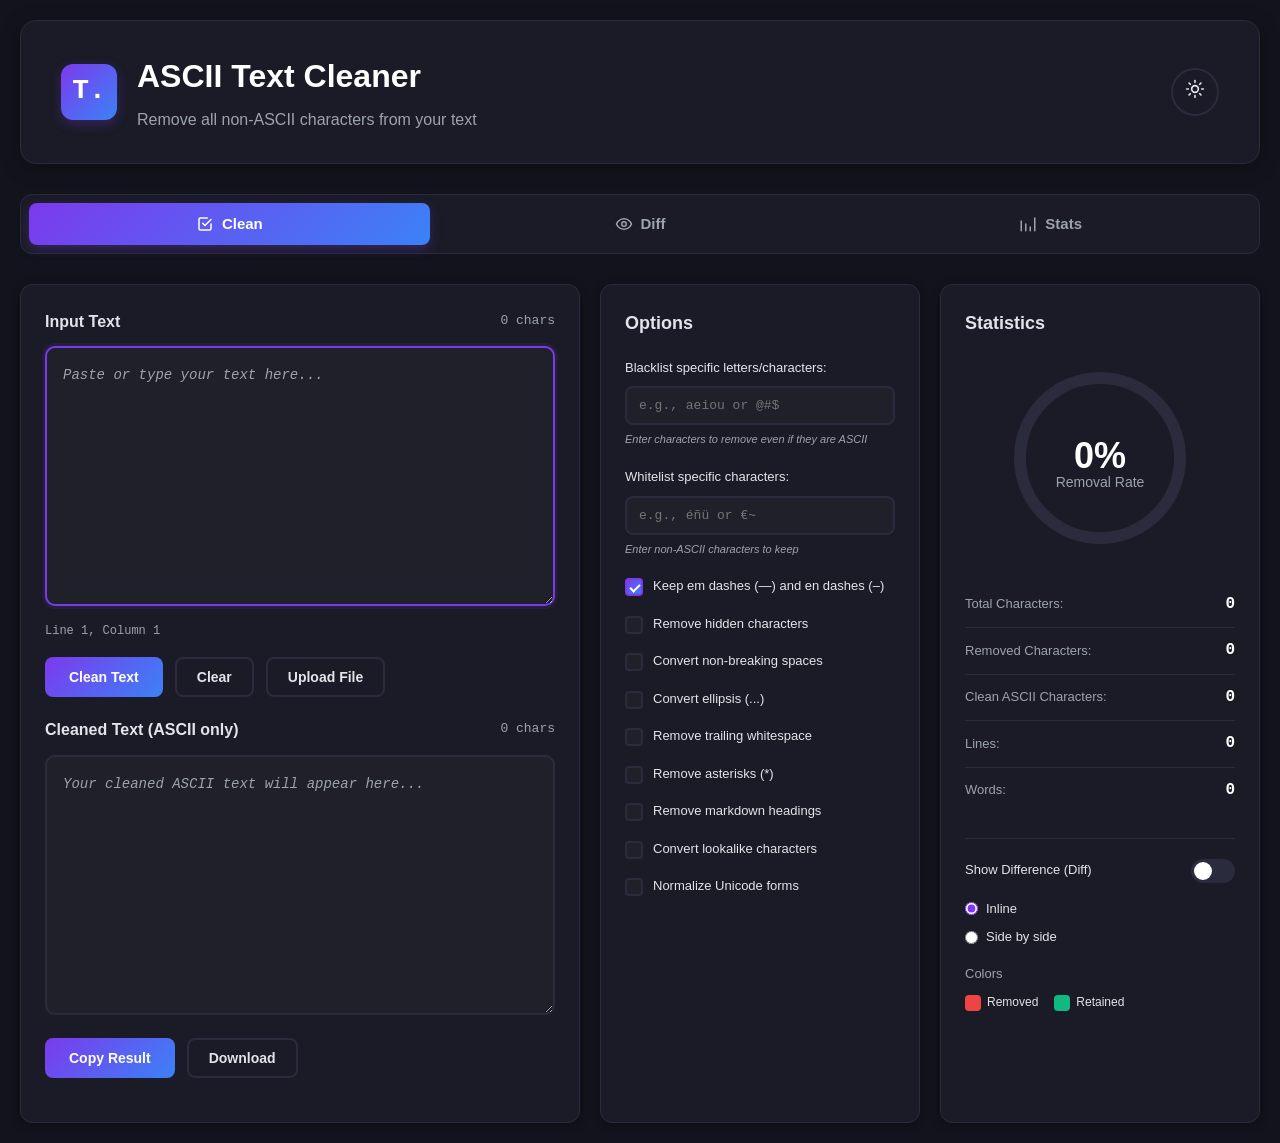
<file: index.html>
<!DOCTYPE html>
<html lang="en">

<head>
    <meta charset="UTF-8">
    <meta name="viewport" content="width=device-width, initial-scale=1.0">
    <title>ASCII Text Cleaner - Remove Non-ASCII Characters</title>
    <link rel="stylesheet" href="static/main.css">
    <link rel="icon" href="static/favicon.ico">
</head>

<body>
    <div class="container">
        <header>
            <div class="header-content">
                <div class="logo-section">
                    <div class="logo-icon">
                        <span class="logo-text">T.</span>
                    </div>
                    <div class="header-text">
                        <h1>ASCII Text Cleaner</h1>
                        <p class="subtitle">Remove all non-ASCII characters from your text</p>
                    </div>
                </div>
                <button id="theme-toggle" class="theme-toggle" aria-label="Toggle theme">
                    <span id="theme-icon" class="theme-icon"></span>
                </button>
            </div>
        </header>

        <nav class="tab-navigation">
            <button class="tab-btn active" data-tab="clean">
                <svg class="tab-icon" viewBox="0 0 24 24" fill="none" stroke="currentColor" stroke-width="2"
                    stroke-linecap="round" stroke-linejoin="round">
                    <path d="M9 11l3 3l8 -8" />
                    <path d="M20 12v6a2 2 0 0 1 -2 2h-12a2 2 0 0 1 -2 -2v-12a2 2 0 0 1 2 -2h9" />
                </svg>
                Clean
            </button>
            <button class="tab-btn" data-tab="diff">
                <svg class="tab-icon" viewBox="0 0 24 24" fill="none" stroke="currentColor" stroke-width="2"
                    stroke-linecap="round" stroke-linejoin="round">
                    <path d="M2 12s3 -7 10 -7s10 7 10 7s-3 7 -10 7s-10 -7 -10 -7z" />
                    <circle cx="12" cy="12" r="3" />
                </svg>
                Diff
            </button>
            <button class="tab-btn" data-tab="stats">
                <svg class="tab-icon" viewBox="0 0 24 24" fill="none" stroke="currentColor" stroke-width="2"
                    stroke-linecap="round" stroke-linejoin="round">
                    <path d="M3 21v-13" />
                    <path d="M9 21v-9" />
                    <path d="M15 21v-5" />
                    <path d="M21 21v-17" />
                </svg>
                Stats
            </button>
        </nav>

        <main class="main-content">
            <div class="tab-content active" id="clean-tab">
                <div class="three-column-layout">
                    <div class="left-panel">
                        <div class="input-section">
                            <div class="section-header">
                                <label for="input-text">Input Text</label>
                                <span class="char-count" id="input-char-count">0 chars</span>
                            </div>
                            <textarea id="input-text" placeholder="Paste or type your text here..."
                                rows="10"></textarea>
                            <div class="textarea-footer">
                                <span class="cursor-position" id="input-cursor-pos">Line 1, Column 1</span>
                            </div>
                            <div class="controls">
                                <button id="clean-btn" class="primary-btn">Clean Text</button>
                                <button id="clear-btn" class="secondary-btn">Clear</button>
                                <button id="upload-btn" class="secondary-btn">Upload File</button>
                            </div>
                        </div>

                        <div class="output-section">
                            <div class="section-header">
                                <label for="output-text">Cleaned Text (ASCII only)</label>
                                <span class="char-count" id="output-char-count">0 chars</span>
                            </div>
                            <textarea id="output-text" placeholder="Your cleaned ASCII text will appear here..."
                                rows="10" readonly></textarea>
                            <div class="controls">
                                <button id="copy-btn" class="primary-btn">Copy Result</button>
                                <button id="download-btn" class="secondary-btn">Download</button>
                                <span id="copy-status" class="status-message"></span>
                            </div>
                        </div>
                    </div>

                    <div class="middle-panel">
                        <h3>Options</h3>
                        <div class="option-group">
                            <label for="blacklist-letters" class="input-label">Blacklist specific
                                letters/characters:</label>
                            <input type="text" id="blacklist-letters" placeholder="e.g., aeiou or @#$"
                                class="text-input">
                            <small class="help-text">Enter characters to remove even if they are ASCII</small>
                        </div>
                        <div class="option-group">
                            <label for="whitelist-letters" class="input-label">Whitelist specific characters:</label>
                            <input type="text" id="whitelist-letters" placeholder="e.g., éñü or €~" class="text-input">
                            <small class="help-text">Enter non-ASCII characters to keep</small>
                        </div>
                        <div class="option-group">
                            <label class="checkbox-label">
                                <input type="checkbox" id="keep-em-dashes" checked>
                                <span class="checkmark"></span>
                                Keep em dashes (—) and en dashes (–)
                            </label>
                        </div>
                        <div class="option-group">
                            <label class="checkbox-label">
                                <input type="checkbox" id="remove-hidden-chars">
                                <span class="checkmark"></span>
                                Remove hidden characters
                            </label>
                        </div>
                        <div class="option-group">
                            <label class="checkbox-label">
                                <input type="checkbox" id="convert-nbsp">
                                <span class="checkmark"></span>
                                Convert non-breaking spaces
                            </label>
                        </div>
                        <div class="option-group">
                            <label class="checkbox-label">
                                <input type="checkbox" id="convert-ellipsis">
                                <span class="checkmark"></span>
                                Convert ellipsis (...)
                            </label>
                        </div>
                        <div class="option-group">
                            <label class="checkbox-label">
                                <input type="checkbox" id="remove-trailing-whitespace">
                                <span class="checkmark"></span>
                                Remove trailing whitespace
                            </label>
                        </div>
                        <div class="option-group">
                            <label class="checkbox-label">
                                <input type="checkbox" id="remove-asterisks">
                                <span class="checkmark"></span>
                                Remove asterisks (*)
                            </label>
                        </div>
                        <div class="option-group">
                            <label class="checkbox-label">
                                <input type="checkbox" id="remove-markdown-headings">
                                <span class="checkmark"></span>
                                Remove markdown headings
                            </label>
                        </div>
                        <div class="option-group">
                            <label class="checkbox-label">
                                <input type="checkbox" id="convert-lookalikes">
                                <span class="checkmark"></span>
                                Convert lookalike characters
                            </label>
                        </div>
                        <div class="option-group">
                            <label class="checkbox-label">
                                <input type="checkbox" id="normalize-unicode">
                                <span class="checkmark"></span>
                                Normalize Unicode forms
                            </label>
                        </div>
                    </div>

                    <div class="right-panel">
                        <h3>Statistics</h3>
                        <div class="stats-gauge">
                            <svg class="gauge-svg" viewBox="0 0 200 200">
                                <defs>
                                    <linearGradient id="gaugeGradient" x1="0%" y1="0%" x2="100%" y2="100%">
                                        <stop offset="0%" style="stop-color:#7C3AED;stop-opacity:1" />
                                        <stop offset="100%" style="stop-color:#3B82F6;stop-opacity:1" />
                                    </linearGradient>
                                </defs>
                                <circle class="gauge-bg" cx="100" cy="100" r="80" />
                                <circle class="gauge-progress" cx="100" cy="100" r="80" id="gauge-circle" />
                                <text class="gauge-text" x="100" y="100" id="gauge-percentage">0%</text>
                                <text class="gauge-label" x="100" y="125">Removal Rate</text>
                            </svg>
                        </div>
                        <div class="stats-list">
                            <div class="stat-item">
                                <span class="stat-label">Total Characters:</span>
                                <span class="stat-value" id="stat-total">0</span>
                            </div>
                            <div class="stat-item">
                                <span class="stat-label">Removed Characters:</span>
                                <span class="stat-value" id="stat-removed">0</span>
                            </div>
                            <div class="stat-item">
                                <span class="stat-label">Clean ASCII Characters:</span>
                                <span class="stat-value" id="stat-clean">0</span>
                            </div>
                            <div class="stat-item">
                                <span class="stat-label">Lines:</span>
                                <span class="stat-value" id="stat-lines">0</span>
                            </div>
                            <div class="stat-item">
                                <span class="stat-label">Words:</span>
                                <span class="stat-value" id="stat-words">0</span>
                            </div>
                        </div>

                        <div class="diff-controls">
                            <div class="toggle-group">
                                <label class="toggle-label">
                                    <span>Show Difference (Diff)</span>
                                    <input type="checkbox" id="show-diff" class="toggle-input">
                                    <span class="toggle-slider"></span>
                                </label>
                            </div>
                            <div class="radio-group">
                                <label class="radio-label">
                                    <input type="radio" name="diff-mode" value="inline" checked>
                                    <span>Inline</span>
                                </label>
                                <label class="radio-label">
                                    <input type="radio" name="diff-mode" value="side-by-side">
                                    <span>Side by side</span>
                                </label>
                            </div>
                            <div class="color-legend">
                                <span class="legend-label">Colors</span>
                                <div class="legend-items">
                                    <div class="legend-item">
                                        <span class="color-box removed"></span>
                                        <span>Removed</span>
                                    </div>
                                    <div class="legend-item">
                                        <span class="color-box retained"></span>
                                        <span>Retained</span>
                                    </div>
                                </div>
                            </div>
                        </div>
                    </div>
                </div>
            </div>

            <div class="tab-content" id="diff-tab">
                <div class="diff-view">
                    <h2>Difference View</h2>
                    <div id="diff-container" class="diff-container">
                        <p class="placeholder-text">Clean your text first to see the differences</p>
                    </div>
                </div>
            </div>

            <div class="tab-content" id="stats-tab">
                <div class="stats-detailed">
                    <h2>Detailed Statistics</h2>
                    <div class="stats-grid">
                        <div class="stat-card">
                            <h4>Character Analysis</h4>
                            <div class="stat-item">
                                <span class="stat-label">Total Characters:</span>
                                <span class="stat-value" id="detailed-total">0</span>
                            </div>
                            <div class="stat-item">
                                <span class="stat-label">ASCII Characters:</span>
                                <span class="stat-value" id="detailed-ascii">0</span>
                            </div>
                            <div class="stat-item">
                                <span class="stat-label">Non-ASCII Characters:</span>
                                <span class="stat-value" id="detailed-non-ascii">0</span>
                            </div>
                        </div>
                        <div class="stat-card">
                            <h4>Text Structure</h4>
                            <div class="stat-item">
                                <span class="stat-label">Lines:</span>
                                <span class="stat-value" id="detailed-lines">0</span>
                            </div>
                            <div class="stat-item">
                                <span class="stat-label">Words:</span>
                                <span class="stat-value" id="detailed-words">0</span>
                            </div>
                            <div class="stat-item">
                                <span class="stat-label">Paragraphs:</span>
                                <span class="stat-value" id="detailed-paragraphs">0</span>
                            </div>
                        </div>
                    </div>
                </div>
            </div>
        </main>

        <input type="file" id="file-input" accept=".txt,.md" style="display: none;">
    </div>

    <script src="index.js"></script>
</body>

</html>
</file>
<file: static/main.css>
:root {
  /* Dark Mode Theme - Default */
  --bg-primary: #12131C;
  --bg-secondary: #1A1B26;
  --bg-panel: #1A1B26;
  --border-color: #2A2B3D;
  --border-hover: #3A3B4D;
  --text-primary: #FFFFFF;
  --text-secondary: #E2E4E9;
  --text-muted: #9CA3AF;
  --accent-violet: #7C3AED;
  --accent-blue: #3B82F6;
  --accent-green: #10B981;
  --accent-red: #EF4444;
  --shadow: rgba(0, 0, 0, 0.3);
  --shadow-lg: rgba(0, 0, 0, 0.5);
  --input-bg: #1F2029;
  --success-color: #10B981;
  --error-color: #EF4444;
}

[data-theme="light"] {
  /* Light theme colors */
  --bg-primary: #F9FAFB;
  --bg-secondary: #FFFFFF;
  --bg-panel: #FFFFFF;
  --border-color: #E5E7EB;
  --border-hover: #D1D5DB;
  --text-primary: #111827;
  --text-secondary: #374151;
  --text-muted: #6B7280;
  --accent-violet: #7C3AED;
  --accent-blue: #3B82F6;
  --accent-green: #10B981;
  --accent-red: #EF4444;
  --shadow: rgba(0, 0, 0, 0.1);
  --shadow-lg: rgba(0, 0, 0, 0.15);
  --input-bg: #F3F4F6;
  --success-color: #10B981;
  --error-color: #EF4444;
}

* {
  margin: 0;
  padding: 0;
  box-sizing: border-box;
}

body {
  font-family: 'Inter', -apple-system, BlinkMacSystemFont, "Segoe UI", Roboto, Oxygen, Ubuntu, Cantarell, sans-serif;
  line-height: 1.6;
  color: var(--text-primary);
  background-color: var(--bg-primary);
  min-height: 100vh;
  transition: background-color 0.3s ease, color 0.3s ease;
}

.container {
  max-width: 1600px;
  margin: 0 auto;
  padding: 20px;
}

/* Header Styles */
header {
  margin-bottom: 30px;
  padding: 30px 40px;
  background: var(--bg-secondary);
  border: 1px solid var(--border-color);
  border-radius: 16px;
  box-shadow: 0 4px 20px var(--shadow);
}

.header-content {
  display: flex;
  justify-content: space-between;
  align-items: center;
}

.logo-section {
  display: flex;
  align-items: center;
  gap: 20px;
}

.logo-icon {
  width: 56px;
  height: 56px;
  background: linear-gradient(135deg, var(--accent-violet) 0%, var(--accent-blue) 100%);
  border-radius: 12px;
  display: flex;
  align-items: center;
  justify-content: center;
  flex-shrink: 0;
  box-shadow: 0 4px 12px rgba(124, 58, 237, 0.3);
}

.logo-text {
  font-size: 28px;
  font-weight: 700;
  color: white;
  font-family: 'Fira Code', 'JetBrains Mono', monospace;
}

.header-text h1 {
  font-size: 2rem;
  font-weight: 700;
  margin-bottom: 5px;
  color: var(--text-primary);
}

.subtitle {
  font-size: 1rem;
  color: var(--text-muted);
  font-weight: 400;
}

.theme-toggle {
  background: var(--bg-panel);
  border: 2px solid var(--border-color);
  border-radius: 50%;
  width: 48px;
  height: 48px;
  display: flex;
  align-items: center;
  justify-content: center;
  cursor: pointer;
  transition: all 0.3s ease;
  color: var(--text-secondary);
}

.theme-toggle:hover {
  background: var(--border-color);
  border-color: var(--border-hover);
  transform: scale(1.05);
}

.theme-icon {
  font-size: 20px;
  transition: transform 0.3s ease;
}

/* Tab Navigation */
.tab-navigation {
  display: flex;
  gap: 10px;
  margin-bottom: 30px;
  background: var(--bg-secondary);
  padding: 8px;
  border-radius: 12px;
  border: 1px solid var(--border-color);
}

.tab-btn {
  flex: 1;
  padding: 12px 24px;
  background: transparent;
  border: none;
  border-radius: 8px;
  color: var(--text-muted);
  font-size: 15px;
  font-weight: 600;
  cursor: pointer;
  transition: all 0.3s ease;
  display: flex;
  align-items: center;
  justify-content: center;
  gap: 8px;
}

.tab-icon {
  width: 18px;
  height: 18px;
  flex-shrink: 0;
}

.tab-btn:hover {
  background: var(--bg-panel);
  color: var(--text-secondary);
}

.tab-btn.active {
  background: linear-gradient(135deg, var(--accent-violet) 0%, var(--accent-blue) 100%);
  color: white;
  box-shadow: 0 4px 12px rgba(124, 58, 237, 0.3);
}

/* Main Content */
.main-content {
  position: relative;
}

.tab-content {
  display: none;
}

.tab-content.active {
  display: block;
}

/* Three Column Layout */
.three-column-layout {
  display: grid;
  grid-template-columns: 1fr 320px 320px;
  gap: 20px;
}

.left-panel,
.middle-panel,
.right-panel {
  background: var(--bg-secondary);
  border: 1px solid var(--border-color);
  border-radius: 12px;
  padding: 24px;
  box-shadow: 0 2px 10px var(--shadow);
}

/* Input/Output Sections */
.input-section,
.output-section {
  margin-bottom: 20px;
}

.section-header {
  display: flex;
  justify-content: space-between;
  align-items: center;
  margin-bottom: 12px;
}

.section-header label {
  font-size: 16px;
  font-weight: 600;
  color: var(--text-secondary);
  margin: 0;
}

.char-count {
  font-size: 13px;
  color: var(--text-muted);
  font-family: 'Fira Code', monospace;
}

textarea {
  width: 100%;
  padding: 16px;
  border: 2px solid var(--border-color);
  border-radius: 10px;
  font-family: 'Fira Code', 'JetBrains Mono', 'Monaco', monospace;
  font-size: 14px;
  line-height: 1.6;
  resize: vertical;
  transition: all 0.3s ease;
  background-color: var(--input-bg);
  color: var(--text-primary);
  min-height: 200px;
}

textarea:focus {
  outline: none;
  border-color: var(--accent-violet);
  box-shadow: 0 0 0 3px rgba(124, 58, 237, 0.1);
}

textarea::placeholder {
  color: var(--text-muted);
  font-style: italic;
}

.textarea-footer {
  margin-top: 8px;
  font-size: 12px;
  color: var(--text-muted);
  font-family: 'Fira Code', monospace;
}

.controls {
  display: flex;
  gap: 12px;
  margin-top: 16px;
  align-items: center;
  flex-wrap: wrap;
}

.primary-btn {
  background: linear-gradient(135deg, var(--accent-violet) 0%, var(--accent-blue) 100%);
  color: white;
  border: none;
  padding: 12px 24px;
  border-radius: 8px;
  font-weight: 600;
  cursor: pointer;
  transition: all 0.3s ease;
  font-size: 14px;
}

.primary-btn:hover {
  transform: translateY(-2px);
  box-shadow: 0 6px 20px rgba(124, 58, 237, 0.4);
}

.primary-btn:active {
  transform: translateY(0);
}

.secondary-btn {
  background: var(--bg-panel);
  color: var(--text-secondary);
  border: 2px solid var(--border-color);
  padding: 10px 20px;
  border-radius: 8px;
  font-weight: 600;
  cursor: pointer;
  transition: all 0.3s ease;
  font-size: 14px;
}

.secondary-btn:hover {
  background: var(--border-color);
  border-color: var(--border-hover);
}

.status-message {
  font-size: 14px;
  font-weight: 500;
  opacity: 0;
  transition: opacity 0.3s ease;
}

.status-message.show {
  opacity: 1;
}

.status-message.success {
  color: var(--success-color);
}

.status-message.error {
  color: var(--error-color);
}

/* Middle Panel - Options */
.middle-panel h3,
.right-panel h3 {
  font-size: 18px;
  font-weight: 600;
  color: var(--text-secondary);
  margin-bottom: 20px;
}

.option-group {
  margin-bottom: 18px;
}

.input-label {
  display: block;
  font-size: 13px;
  font-weight: 500;
  color: var(--text-secondary);
  margin-bottom: 8px;
}

.text-input {
  width: 100%;
  padding: 10px 12px;
  border: 2px solid var(--border-color);
  border-radius: 8px;
  font-size: 13px;
  font-family: 'Fira Code', monospace;
  transition: all 0.3s ease;
  background-color: var(--input-bg);
  color: var(--text-primary);
}

.text-input:focus {
  outline: none;
  border-color: var(--accent-violet);
  box-shadow: 0 0 0 3px rgba(124, 58, 237, 0.1);
}

.help-text {
  display: block;
  margin-top: 6px;
  font-size: 11px;
  color: var(--text-muted);
  font-style: italic;
}

.checkbox-label {
  display: flex;
  align-items: center;
  cursor: pointer;
  font-size: 13px;
  color: var(--text-secondary);
  position: relative;
  padding-left: 28px;
  line-height: 1.5;
  transition: color 0.3s ease;
}

.checkbox-label input[type="checkbox"] {
  position: absolute;
  opacity: 0;
  cursor: pointer;
  height: 0;
  width: 0;
}

.checkmark {
  position: absolute;
  left: 0;
  top: 2px;
  height: 18px;
  width: 18px;
  background-color: var(--input-bg);
  border: 2px solid var(--border-color);
  border-radius: 4px;
  transition: all 0.3s ease;
}

.checkbox-label:hover input ~ .checkmark {
  border-color: var(--accent-violet);
}

.checkbox-label input:checked ~ .checkmark {
  background: linear-gradient(135deg, var(--accent-violet) 0%, var(--accent-blue) 100%);
  border-color: var(--accent-violet);
}

.checkmark:after {
  content: "";
  position: absolute;
  display: none;
}

.checkbox-label input:checked ~ .checkmark:after {
  display: block;
}

.checkbox-label .checkmark:after {
  left: 5px;
  top: 2px;
  width: 4px;
  height: 8px;
  border: solid white;
  border-width: 0 2px 2px 0;
  transform: rotate(45deg);
}

/* Right Panel - Statistics */
.stats-gauge {
  margin-bottom: 24px;
}

.gauge-svg {
  width: 100%;
  max-width: 200px;
  margin: 0 auto;
  display: block;
}

.gauge-bg {
  fill: none;
  stroke: var(--border-color);
  stroke-width: 12;
}

.gauge-progress {
  fill: none;
  stroke: url(#gaugeGradient);
  stroke-width: 12;
  stroke-linecap: round;
  transform: rotate(-90deg);
  transform-origin: center;
  transition: stroke-dashoffset 0.5s ease;
  stroke-dasharray: 502.65;
  stroke-dashoffset: 502.65;
}

.gauge-text {
  font-size: 36px;
  font-weight: 700;
  fill: var(--text-primary);
  text-anchor: middle;
  dominant-baseline: middle;
}

.gauge-label {
  font-size: 14px;
  fill: var(--text-muted);
  text-anchor: middle;
  dominant-baseline: middle;
}

.stats-list {
  margin-bottom: 24px;
}

.stat-item {
  display: flex;
  justify-content: space-between;
  align-items: center;
  padding: 10px 0;
  border-bottom: 1px solid var(--border-color);
}

.stat-item:last-child {
  border-bottom: none;
}

.stat-label {
  font-size: 13px;
  color: var(--text-muted);
}

.stat-value {
  font-size: 16px;
  font-weight: 700;
  color: var(--text-primary);
  font-family: 'Fira Code', monospace;
}

/* Diff Controls */
.diff-controls {
  padding-top: 20px;
  border-top: 1px solid var(--border-color);
}

.toggle-group {
  margin-bottom: 16px;
}

.toggle-label {
  display: flex;
  justify-content: space-between;
  align-items: center;
  font-size: 13px;
  color: var(--text-secondary);
  cursor: pointer;
}

.toggle-input {
  display: none;
}

.toggle-slider {
  position: relative;
  width: 44px;
  height: 24px;
  background: var(--border-color);
  border-radius: 24px;
  transition: all 0.3s ease;
}

.toggle-slider:before {
  content: "";
  position: absolute;
  width: 18px;
  height: 18px;
  left: 3px;
  top: 3px;
  background: white;
  border-radius: 50%;
  transition: all 0.3s ease;
}

.toggle-input:checked + .toggle-slider {
  background: linear-gradient(135deg, var(--accent-violet) 0%, var(--accent-blue) 100%);
}

.toggle-input:checked + .toggle-slider:before {
  transform: translateX(20px);
}

.radio-group {
  margin-bottom: 16px;
}

.radio-label {
  display: flex;
  align-items: center;
  font-size: 13px;
  color: var(--text-secondary);
  margin-bottom: 8px;
  cursor: pointer;
}

.radio-label input[type="radio"] {
  margin-right: 8px;
  accent-color: var(--accent-violet);
}

.color-legend {
  margin-top: 16px;
}

.legend-label {
  display: block;
  font-size: 13px;
  color: var(--text-muted);
  margin-bottom: 8px;
}

.legend-items {
  display: flex;
  gap: 16px;
}

.legend-item {
  display: flex;
  align-items: center;
  gap: 6px;
  font-size: 12px;
  color: var(--text-secondary);
}

.color-box {
  width: 16px;
  height: 16px;
  border-radius: 4px;
}

.color-box.removed {
  background: var(--accent-red);
}

.color-box.retained {
  background: var(--accent-green);
}

/* Diff View Tab */
.diff-view {
  background: var(--bg-secondary);
  border: 1px solid var(--border-color);
  border-radius: 12px;
  padding: 32px;
}

.diff-view h2 {
  font-size: 24px;
  font-weight: 700;
  color: var(--text-primary);
  margin-bottom: 20px;
}

.diff-container {
  background: var(--input-bg);
  border: 2px solid var(--border-color);
  border-radius: 10px;
  padding: 24px;
  min-height: 400px;
  font-family: 'Fira Code', monospace;
  font-size: 14px;
  line-height: 1.8;
}

.placeholder-text {
  color: var(--text-muted);
  text-align: center;
  padding: 60px 20px;
  font-style: italic;
}

/* Stats Tab */
.stats-detailed {
  background: var(--bg-secondary);
  border: 1px solid var(--border-color);
  border-radius: 12px;
  padding: 32px;
}

.stats-detailed h2 {
  font-size: 24px;
  font-weight: 700;
  color: var(--text-primary);
  margin-bottom: 24px;
}

.stats-grid {
  display: grid;
  grid-template-columns: repeat(auto-fit, minmax(300px, 1fr));
  gap: 20px;
}

.stat-card {
  background: var(--input-bg);
  border: 1px solid var(--border-color);
  border-radius: 10px;
  padding: 24px;
}

.stat-card h4 {
  font-size: 16px;
  font-weight: 600;
  color: var(--text-secondary);
  margin-bottom: 16px;
}

/* Responsive Design */
@media (max-width: 1200px) {
  .three-column-layout {
    grid-template-columns: 1fr 280px;
  }
  
  .middle-panel {
    grid-column: 1 / -1;
  }
}

@media (max-width: 768px) {
  .container {
    padding: 15px;
  }

  header {
    padding: 20px;
  }

  .logo-section {
    flex-direction: row;
    gap: 15px;
  }

  .logo-icon {
    width: 48px;
    height: 48px;
  }

  .logo-text {
    font-size: 24px;
  }

  .header-text h1 {
    font-size: 1.5rem;
  }

  .subtitle {
    font-size: 0.9rem;
  }

  .three-column-layout {
    grid-template-columns: 1fr;
  }

  .tab-navigation {
    flex-direction: column;
  }

  .controls {
    flex-direction: column;
    align-items: stretch;
  }

  .primary-btn,
  .secondary-btn {
    width: 100%;
    text-align: center;
  }
}
</file>
